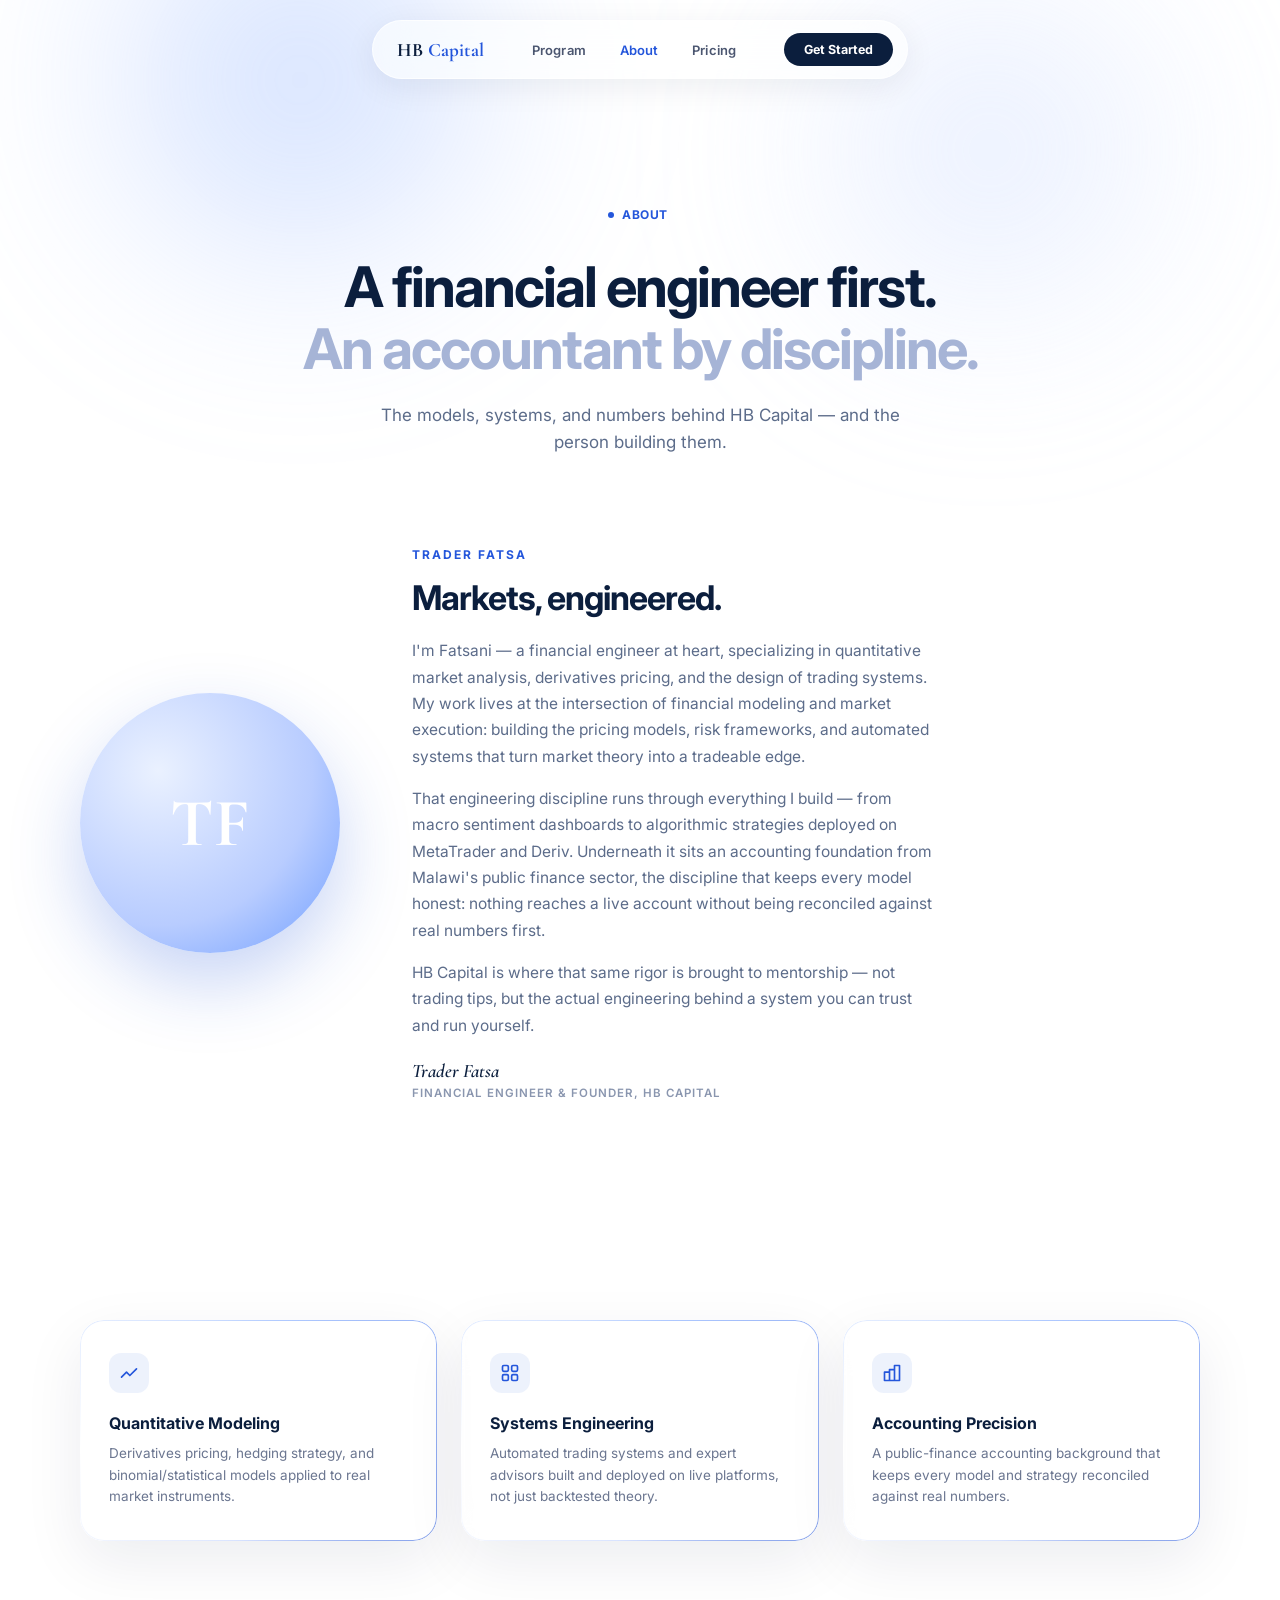
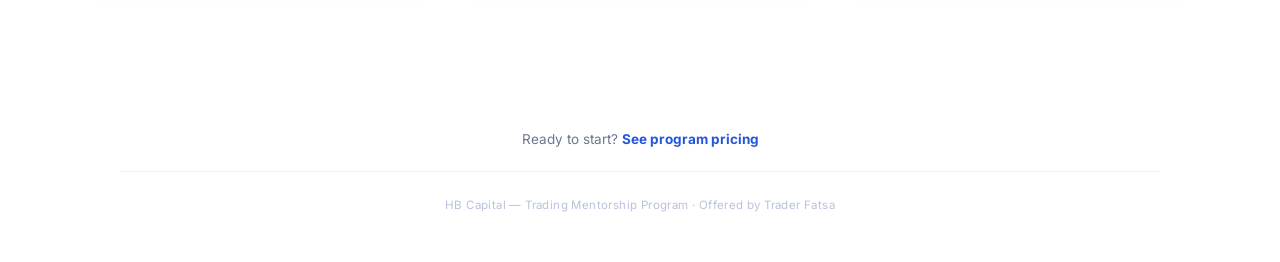
<file: about.html>
<!DOCTYPE html>
<html lang="en">
<head>
<meta charset="UTF-8">
<meta name="viewport" content="width=device-width, initial-scale=1.0">
<title>About — HB Capital</title>
<link rel="stylesheet" href="css/styles.css">
</head>
<body>

<div class="orb orb-1"></div>
<div class="orb orb-2"></div>

<nav class="nav">
  <div class="nav-inner">
    <a href="index.html" class="nav-logo">HB <span>Capital</span></a>
    <div class="nav-links">
      <a href="index.html#program">Program</a>
      <a href="about.html" class="active">About</a>
      <a href="pricing.html">Pricing</a>
    </div>
    <a href="pricing.html" class="nav-cta">Get Started</a>
  </div>
</nav>

<header class="page-hero">
  <div class="wrap page-hero-content">
    <div class="eyebrow-pill"><span class="dot"></span>ABOUT</div>
    <h1>A financial engineer first.<br><span class="light">An accountant by discipline.</span></h1>
    <p class="page-hero-sub">The models, systems, and numbers behind HB Capital — and the person building them.</p>
  </div>
</header>

<section>
  <div class="wrap section-pad-tight about-grid reveal">
    <div class="about-visual"><span>TF</span></div>
    <div class="about-text">
      <div class="about-eyebrow">Trader Fatsa</div>
      <h2>Markets, engineered.</h2>
      <p>I'm Fatsani — a financial engineer at heart, specializing in quantitative market analysis, derivatives pricing, and the design of trading systems. My work lives at the intersection of financial modeling and market execution: building the pricing models, risk frameworks, and automated systems that turn market theory into a tradeable edge.</p>
      <p>That engineering discipline runs through everything I build — from macro sentiment dashboards to algorithmic strategies deployed on MetaTrader and Deriv. Underneath it sits an accounting foundation from Malawi's public finance sector, the discipline that keeps every model honest: nothing reaches a live account without being reconciled against real numbers first.</p>
      <p>HB Capital is where that same rigor is brought to mentorship — not trading tips, but the actual engineering behind a system you can trust and run yourself.</p>
      <div class="about-name">Trader Fatsa</div>
      <div class="about-role">Financial Engineer & Founder, HB Capital</div>
    </div>
  </div>

  <div class="wrap section-pad-tight">
    <div class="discipline-grid">
      <div class="discipline-card glass prism-ring reveal">
        <div class="d-icon">
          <svg width="20" height="20" viewBox="0 0 24 24" fill="none"><path d="M3 17l6-6 4 4 8-8" stroke="#2456DB" stroke-width="2" stroke-linecap="round" stroke-linejoin="round"/></svg>
        </div>
        <h3>Quantitative Modeling</h3>
        <p>Derivatives pricing, hedging strategy, and binomial/statistical models applied to real market instruments.</p>
      </div>
      <div class="discipline-card glass prism-ring reveal">
        <div class="d-icon">
          <svg width="20" height="20" viewBox="0 0 24 24" fill="none"><rect x="3" y="3" width="7" height="7" rx="1.5" stroke="#2456DB" stroke-width="2"/><rect x="14" y="3" width="7" height="7" rx="1.5" stroke="#2456DB" stroke-width="2"/><rect x="3" y="14" width="7" height="7" rx="1.5" stroke="#2456DB" stroke-width="2"/><rect x="14" y="14" width="7" height="7" rx="1.5" stroke="#2456DB" stroke-width="2"/></svg>
        </div>
        <h3>Systems Engineering</h3>
        <p>Automated trading systems and expert advisors built and deployed on live platforms, not just backtested theory.</p>
      </div>
      <div class="discipline-card glass prism-ring reveal">
        <div class="d-icon">
          <svg width="20" height="20" viewBox="0 0 24 24" fill="none"><path d="M9 11H3v10h6V11zM21 3h-6v18h6V3zM15 8H9v13h6V8z" stroke="#2456DB" stroke-width="2" stroke-linecap="round" stroke-linejoin="round"/></svg>
        </div>
        <h3>Accounting Precision</h3>
        <p>A public-finance accounting background that keeps every model and strategy reconciled against real numbers.</p>
      </div>
    </div>
  </div>
</section>

<footer class="footer">
  <div class="wrap">
    <div class="footer-cta">Ready to start? <a href="pricing.html">See program pricing</a></div>
    <div class="footer-rule">HB Capital — Trading Mentorship Program · Offered by Trader Fatsa</div>
  </div>
</footer>

<script src="js/main.js"></script>
</body>
</html>
</file>
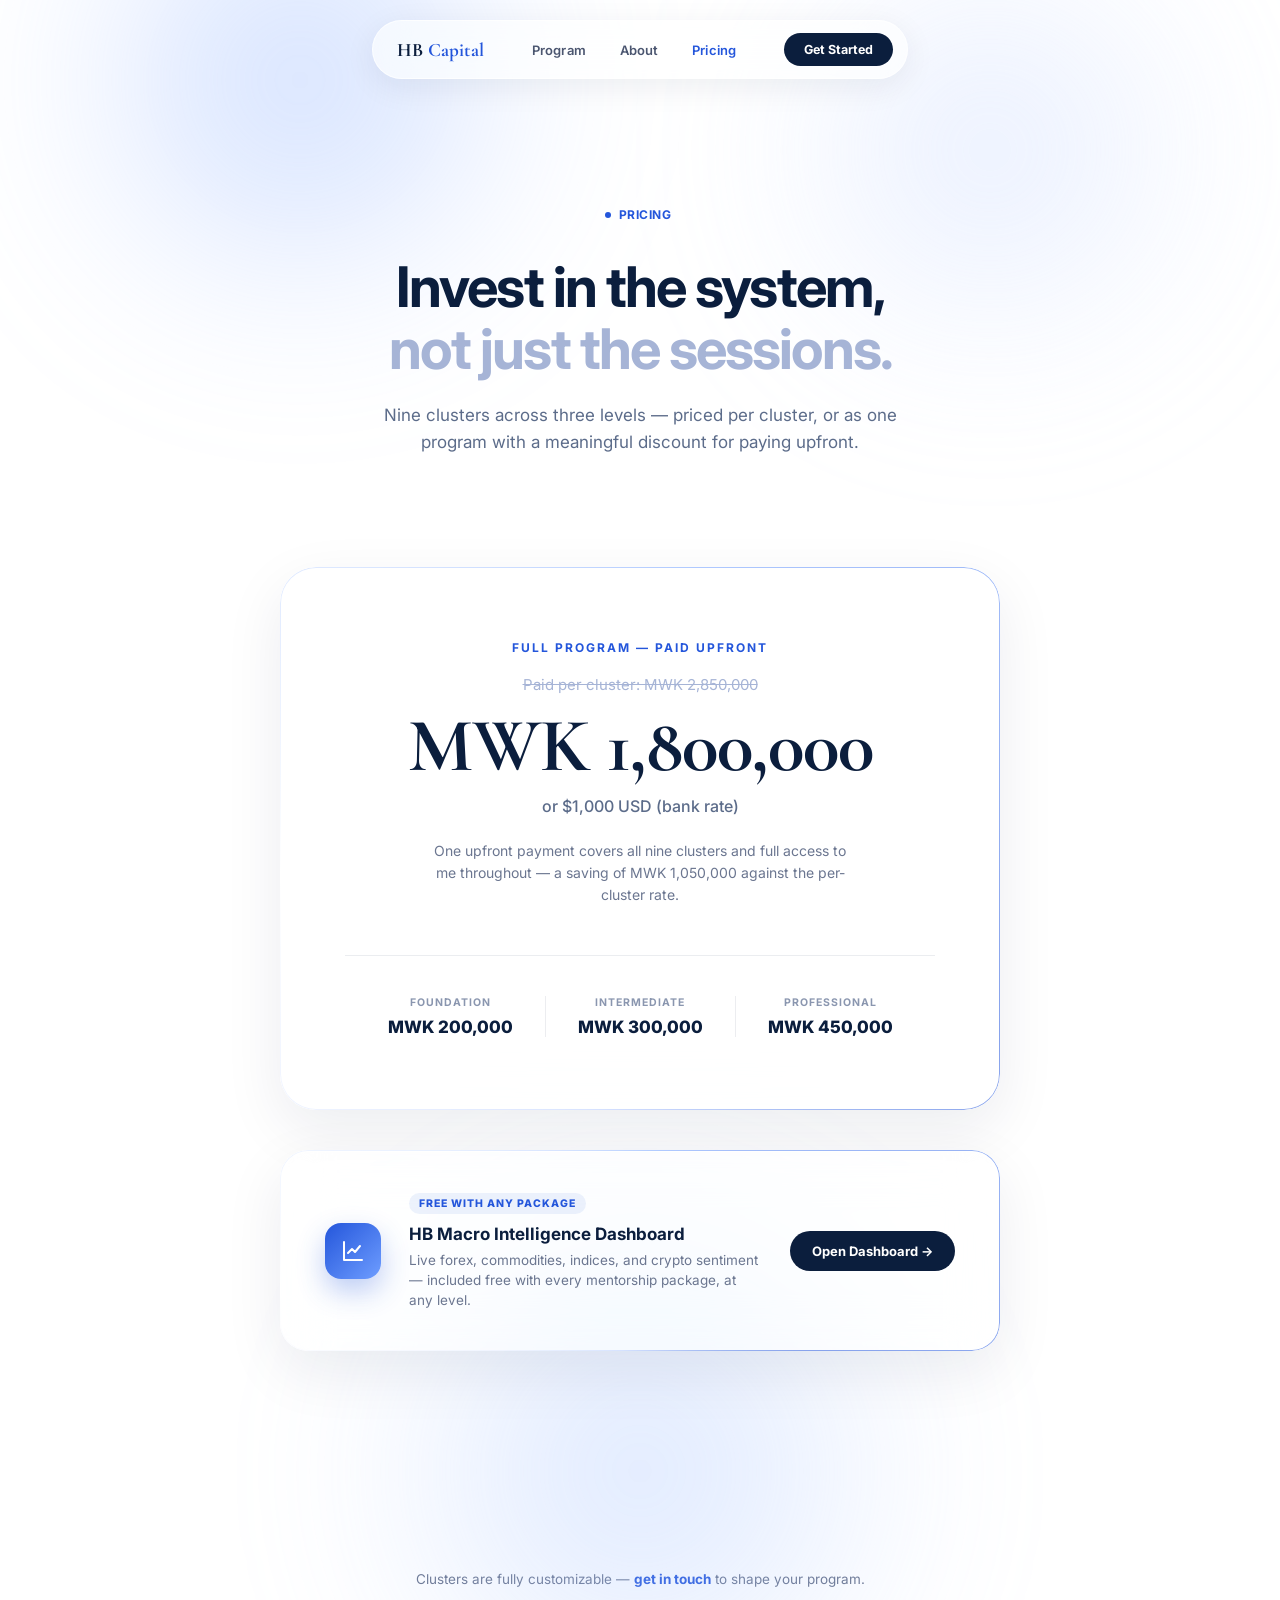
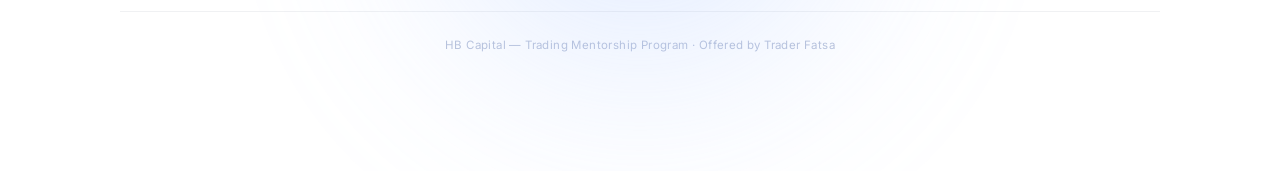
<file: pricing.html>
<!DOCTYPE html>
<html lang="en">
<head>
<meta charset="UTF-8">
<meta name="viewport" content="width=device-width, initial-scale=1.0">
<title>Pricing — HB Capital</title>
<link rel="stylesheet" href="css/styles.css">
</head>
<body>

<div class="orb orb-1"></div>
<div class="orb orb-2"></div>

<nav class="nav">
  <div class="nav-inner">
    <a href="index.html" class="nav-logo">HB <span>Capital</span></a>
    <div class="nav-links">
      <a href="index.html#program">Program</a>
      <a href="about.html">About</a>
      <a href="pricing.html" class="active">Pricing</a>
    </div>
    <a href="pricing.html" class="nav-cta">Get Started</a>
  </div>
</nav>

<header class="page-hero">
  <div class="wrap page-hero-content">
    <div class="eyebrow-pill"><span class="dot"></span>PRICING</div>
    <h1>Invest in the system,<br><span class="light">not just the sessions.</span></h1>
    <p class="page-hero-sub">Nine clusters across three levels — priced per cluster, or as one program with a meaningful discount for paying upfront.</p>
  </div>
</header>

<section class="pricing-section">
  <div class="orb orb-3"></div>
  <div class="wrap">
    <div class="price-panel glass prism-ring reveal">
      <div class="price-eyebrow">Full Program — Paid Upfront</div>
      <div class="price-strike">Paid per cluster: MWK 2,850,000</div>
      <div class="price-big">MWK 1,800,000</div>
      <div class="price-alt">or $1,000 USD (bank rate)</div>
      <div class="price-caption">One upfront payment covers all nine clusters and full access to me throughout — a saving of MWK 1,050,000 against the per-cluster rate.</div>

      <div class="price-breakdown">
        <div class="pb-item">
          <div class="pb-level">Foundation</div>
          <div class="pb-price">MWK 200,000</div>
        </div>
        <div class="pb-item">
          <div class="pb-level">Intermediate</div>
          <div class="pb-price">MWK 300,000</div>
        </div>
        <div class="pb-item">
          <div class="pb-level">Professional</div>
          <div class="pb-price">MWK 450,000</div>
        </div>
      </div>
    </div>

    <div class="dash-callout glass prism-ring reveal">
      <div class="dash-icon">
        <svg width="24" height="24" viewBox="0 0 24 24" fill="none"><path d="M3 3v18h18" stroke="#FFFFFF" stroke-width="2" stroke-linecap="round" stroke-linejoin="round"/><path d="M7 14l4-4 3 3 5-6" stroke="#FFFFFF" stroke-width="2" stroke-linecap="round" stroke-linejoin="round"/></svg>
      </div>
      <div class="dash-text">
        <div class="dash-tag">Free with any package</div>
        <h4>HB Macro Intelligence Dashboard</h4>
        <p>Live forex, commodities, indices, and crypto sentiment — included free with every mentorship package, at any level.</p>
      </div>
      <a href="https://marketpulser01.vercel.app" target="_blank" rel="noopener" class="dash-link">Open Dashboard →</a>
    </div>
  </div>
</section>

<footer class="footer">
  <div class="wrap">
    <div class="footer-cta">Clusters are fully customizable — <a href="mailto:trader@hbcapital.com">get in touch</a> to shape your program.</div>
    <div class="footer-rule">HB Capital — Trading Mentorship Program · Offered by Trader Fatsa</div>
  </div>
</footer>

<script src="js/main.js"></script>
</body>
</html>
</file>
<file: css/styles.css>
@import url('https://fonts.googleapis.com/css2?family=Cormorant+Garamond:wght@600;700&family=Inter:wght@400;500;600;700;800&display=swap');

* { margin:0; padding:0; box-sizing:border-box; }
html { scroll-behavior: smooth; }

body {
  font-family: 'Inter', -apple-system, sans-serif;
  background: #FFFFFF;
  color: #0B1E3D;
  -webkit-font-smoothing: antialiased;
  overflow-x: hidden;
}

a { text-decoration: none; color: inherit; }

.wrap {
  max-width: 1120px;
  margin: 0 auto;
  padding: 0 40px;
}

/* ============ BACKGROUND ORBS ============ */
.orb {
  position: absolute;
  border-radius: 50%;
  filter: blur(90px);
  pointer-events: none;
  z-index: 0;
}

/* ============ NAV ============ */
.nav {
  position: fixed;
  top: 0; left: 0; right: 0;
  z-index: 100;
  display: flex;
  justify-content: center;
  padding-top: 20px;
}
.nav-inner {
  display: flex;
  align-items: center;
  justify-content: space-between;
  gap: 48px;
  padding: 12px 14px 12px 24px;
  background: rgba(255,255,255,0.65);
  backdrop-filter: blur(20px) saturate(180%);
  -webkit-backdrop-filter: blur(20px) saturate(180%);
  border: 1px solid rgba(255,255,255,0.7);
  border-radius: 100px;
  box-shadow: 0 8px 32px rgba(15,30,60,0.07);
}
.nav-logo {
  font-family: 'Cormorant Garamond', serif;
  font-weight: 700;
  font-size: 19px;
  letter-spacing: 0.2px;
}
.nav-logo span { color: #2456DB; }
.nav-links {
  display: flex;
  align-items: center;
  gap: 34px;
}
.nav-links a {
  font-size: 13px;
  font-weight: 600;
  color: #4B5670;
  letter-spacing: 0.1px;
  transition: color 0.2s ease;
  white-space: nowrap;
}
.nav-links a:hover { color: #0B1E3D; }
.nav-links a.active { color: #2456DB; }
.nav-cta {
  background: #0B1E3D;
  color: #FFFFFF !important;
  padding: 9px 20px;
  border-radius: 100px;
  font-size: 12.5px;
  font-weight: 700;
  white-space: nowrap;
}

/* ============ GLASS / PRISM CARD ============ */
.glass {
  position: relative;
  background: rgba(255,255,255,0.55);
  backdrop-filter: blur(24px) saturate(180%);
  -webkit-backdrop-filter: blur(24px) saturate(180%);
  border: 1px solid rgba(255,255,255,0.75);
  box-shadow: 0 20px 60px rgba(15,30,60,0.08), inset 0 1px 0 rgba(255,255,255,0.8);
}
.prism-ring { position: relative; }
.prism-ring::before {
  content: "";
  position: absolute;
  inset: -1px;
  border-radius: inherit;
  padding: 1px;
  background: conic-gradient(from 120deg, #2456DB, #B8CCFF, #FFFFFF 40%, #6E9DFF, #2456DB);
  -webkit-mask: linear-gradient(#fff 0 0) content-box, linear-gradient(#fff 0 0);
  -webkit-mask-composite: xor;
  mask-composite: exclude;
  opacity: 0.55;
  pointer-events: none;
}

/* ============ PAGE HERO (subpages) ============ */
.page-hero {
  position: relative;
  padding: 200px 0 90px 0;
  text-align: center;
  overflow: hidden;
}
.page-hero .eyebrow-pill {
  display: inline-flex;
  align-items: center;
  gap: 8px;
  padding: 7px 18px 7px 14px;
  border-radius: 100px;
  font-size: 12px;
  font-weight: 700;
  letter-spacing: 0.5px;
  color: #2456DB;
  margin-bottom: 28px;
}
.page-hero .eyebrow-pill .dot { width: 6px; height: 6px; border-radius: 50%; background: #2456DB; }
.page-hero h1 {
  font-size: 56px;
  font-weight: 700;
  line-height: 1.1;
  letter-spacing: -2px;
  max-width: 760px;
  margin: 0 auto 22px auto;
}
.page-hero h1 .light { color: #A6B4D6; }
.page-hero-sub {
  font-size: 17px;
  color: #5C6C8A;
  font-weight: 400;
  max-width: 560px;
  margin: 0 auto;
  line-height: 1.6;
  position: relative;
  z-index: 2;
}
.page-hero-content { position: relative; z-index: 2; }

/* ============ HOME HERO ============ */
.hero {
  position: relative;
  padding: 220px 0 140px 0;
  text-align: center;
  overflow: hidden;
}
.orb-1 { width: 520px; height: 520px; top: -180px; left: 50%; margin-left: -600px; background: radial-gradient(circle, #8FB2FF 0%, transparent 70%); opacity: 0.5; }
.orb-2 { width: 460px; height: 460px; top: -80px; right: 50%; margin-right: -580px; background: radial-gradient(circle, #C9D9FF 0%, transparent 70%); opacity: 0.55; }

.hero-content { position: relative; z-index: 2; }

.eyebrow-pill {
  display: inline-flex;
  align-items: center;
  gap: 8px;
  padding: 7px 18px 7px 14px;
  border-radius: 100px;
  font-size: 12px;
  font-weight: 700;
  letter-spacing: 0.5px;
  color: #2456DB;
  margin-bottom: 36px;
}
.eyebrow-pill .dot { width: 6px; height: 6px; border-radius: 50%; background: #2456DB; }

.hero h1 {
  font-size: 76px;
  font-weight: 700;
  line-height: 1.05;
  letter-spacing: -2.5px;
  max-width: 820px;
  margin: 0 auto 26px auto;
}
.hero h1 .light { color: #A6B4D6; }

.hero-sub {
  font-size: 19px;
  color: #5C6C8A;
  font-weight: 400;
  max-width: 560px;
  margin: 0 auto 44px auto;
  line-height: 1.55;
}

.hero-ctas {
  display: flex;
  justify-content: center;
  gap: 14px;
  margin-bottom: 28px;
}
.btn-primary {
  background: #0B1E3D;
  color: #FFFFFF;
  padding: 15px 30px;
  border-radius: 100px;
  font-size: 14px;
  font-weight: 700;
  box-shadow: 0 10px 30px rgba(11,30,61,0.25);
  transition: transform 0.2s ease;
  display: inline-block;
}
.btn-primary:hover { transform: translateY(-2px); }
.btn-ghost {
  padding: 15px 28px;
  border-radius: 100px;
  font-size: 14px;
  font-weight: 700;
  color: #0B1E3D;
  border: 1px solid rgba(11,30,61,0.15);
  background: rgba(255,255,255,0.5);
  backdrop-filter: blur(10px);
  transition: transform 0.2s ease, background 0.2s ease;
  display: inline-block;
}
.btn-ghost:hover { background: rgba(255,255,255,0.9); transform: translateY(-2px); }

.hero-perk {
  display: inline-flex;
  align-items: center;
  gap: 8px;
  font-size: 12.5px;
  font-weight: 600;
  color: #2456DB;
  margin-bottom: 90px;
}
.hero-perk svg { flex-shrink: 0; }

/* floating prism showcase */
.hero-visual {
  position: relative;
  height: 300px;
  max-width: 720px;
  margin: 0 auto;
}
.float-card {
  position: absolute;
  border-radius: 26px;
  padding: 28px 32px;
  text-align: left;
}
.card-main {
  width: 400px;
  left: 50%;
  margin-left: -200px;
  top: 0;
  border-radius: 26px;
  transform: perspective(1000px) rotateX(4deg) rotateY(-6deg);
}
.card-main .stat-grid { display: flex; gap: 36px; }
.card-main .stat-grid > div { white-space: nowrap; }
.card-main .stat-num {
  font-family: 'Cormorant Garamond', serif;
  font-weight: 700;
  font-size: 34px;
  color: #0B1E3D;
  line-height: 1;
}
.card-main .stat-label {
  font-size: 10.5px;
  font-weight: 700;
  letter-spacing: 1.2px;
  color: #8A96AF;
  text-transform: uppercase;
  margin-top: 8px;
}

.card-chip {
  width: 210px;
  right: 40px;
  bottom: -30px;
  border-radius: 20px;
  padding: 18px 22px;
  transform: perspective(1000px) rotateX(-3deg) rotateY(8deg);
}
.chip-label {
  font-size: 10px;
  font-weight: 700;
  letter-spacing: 1px;
  color: #2456DB;
  text-transform: uppercase;
  margin-bottom: 8px;
}
.chip-value { font-size: 13px; font-weight: 600; color: #0B1E3D; }
.mini-chart { margin-top: 12px; width: 100%; height: 34px; }

/* ============ SECTION SHELL ============ */
section { position: relative; z-index: 2; }
.section-pad { padding: 130px 0; }
.section-pad-tight { padding: 0 0 130px 0; }
.section-head {
  text-align: center;
  max-width: 620px;
  margin: 0 auto 80px auto;
}
.section-eyebrow {
  font-size: 12px;
  font-weight: 700;
  letter-spacing: 2px;
  color: #2456DB;
  text-transform: uppercase;
  margin-bottom: 16px;
}
.section-title {
  font-size: 42px;
  font-weight: 700;
  letter-spacing: -1.2px;
  line-height: 1.15;
  margin-bottom: 18px;
}
.section-desc { font-size: 16px; color: #6B7690; line-height: 1.6; }

/* ============ PROGRAM CARDS ============ */
.program-section { background: linear-gradient(180deg, #FFFFFF 0%, #F6F8FD 50%, #FFFFFF 100%); }

.levels { display: flex; gap: 28px; }
.level-card {
  flex: 1;
  border-radius: 28px;
  padding: 40px 32px 36px 32px;
  transition: transform 0.35s ease, box-shadow 0.35s ease;
}
.level-card:hover {
  transform: translateY(-8px);
  box-shadow: 0 30px 70px rgba(15,30,60,0.13), inset 0 1px 0 rgba(255,255,255,0.9);
}
.level-num { font-size: 11px; font-weight: 700; letter-spacing: 1.5px; color: #B8C2DA; margin-bottom: 18px; }
.level-name { font-family: 'Cormorant Garamond', serif; font-weight: 700; font-size: 28px; margin-bottom: 8px; }
.level-tagline { font-size: 13px; color: #8A96AF; font-weight: 500; margin-bottom: 24px; }
.level-price {
  display: flex;
  align-items: baseline;
  gap: 6px;
  margin-bottom: 28px;
  padding-bottom: 24px;
  border-bottom: 1px solid rgba(11,30,61,0.08);
}
.level-price .amt { font-size: 22px; font-weight: 800; letter-spacing: -0.5px; color: #0B1E3D; }
.level-price .unit { font-size: 12px; color: #8A96AF; font-weight: 500; }
.level-clusters { display: flex; flex-direction: column; gap: 14px; }
.level-clusters li {
  list-style: none;
  font-size: 13.5px;
  font-weight: 500;
  color: #3A4560;
  padding-left: 18px;
  position: relative;
  line-height: 1.4;
}
.level-clusters li::before {
  content: "";
  position: absolute;
  left: 0; top: 6px;
  width: 5px; height: 5px;
  border-radius: 50%;
  background: #2456DB;
}
.level-clusters li .c-desc {
  max-height: 0;
  opacity: 0;
  overflow: hidden;
  font-size: 12px;
  color: #6B7690;
  line-height: 1.55;
  transition: max-height 0.35s ease, opacity 0.3s ease, margin-top 0.3s ease;
}
.level-clusters li:hover .c-desc,
.level-clusters li:focus-within .c-desc {
  max-height: 90px;
  opacity: 1;
  margin-top: 6px;
}
.level-clusters li .c-title { cursor: default; }
.level-hint {
  margin-top: 18px;
  font-size: 11px;
  color: #B8C2DA;
  font-weight: 600;
  letter-spacing: 0.3px;
}
.level-note {
  margin-top: 22px;
  font-size: 12px;
  color: #6B7690;
  line-height: 1.5;
  padding-top: 18px;
  border-top: 1px dashed rgba(11,30,61,0.1);
}

/* ============ ABOUT ============ */
.about-grid { display: flex; align-items: center; gap: 72px; }
.about-visual {
  flex-shrink: 0;
  width: 260px;
  height: 260px;
  border-radius: 50%;
  display: flex;
  align-items: center;
  justify-content: center;
  position: relative;
  background: radial-gradient(circle at 30% 30%, #EAF1FF, #B8CCFF 60%, #6E9DFF 100%);
  box-shadow: 0 30px 70px rgba(36,86,219,0.25);
}
.about-visual span { font-family: 'Cormorant Garamond', serif; font-weight: 700; font-size: 68px; color: #FFFFFF; }
.about-text { flex: 1; }
.about-eyebrow { font-size: 12px; font-weight: 700; letter-spacing: 2px; color: #2456DB; text-transform: uppercase; margin-bottom: 16px; }
.about-text h2 { font-size: 34px; font-weight: 700; letter-spacing: -1px; line-height: 1.2; margin-bottom: 20px; }
.about-text p { font-size: 15.5px; color: #5C6C8A; line-height: 1.7; margin-bottom: 16px; max-width: 520px; }
.about-name { margin-top: 20px; font-family: 'Cormorant Garamond', serif; font-style: italic; font-weight: 600; font-size: 19px; color: #0B1E3D; }
.about-role { font-size: 11.5px; letter-spacing: 1px; color: #8A96AF; font-weight: 600; text-transform: uppercase; margin-top: 4px; }

/* ============ DISCIPLINE / EXPERTISE STRIP (about page) ============ */
.discipline-grid {
  display: flex;
  gap: 24px;
  margin-top: 90px;
}
.discipline-card {
  flex: 1;
  border-radius: 24px;
  padding: 32px 28px;
}
.discipline-card .d-icon {
  width: 40px; height: 40px;
  border-radius: 12px;
  background: rgba(36,86,219,0.08);
  display: flex; align-items: center; justify-content: center;
  margin-bottom: 20px;
}
.discipline-card h3 { font-size: 16px; font-weight: 700; margin-bottom: 10px; }
.discipline-card p { font-size: 13.5px; color: #6B7690; line-height: 1.6; }

/* ============ PRICING ============ */
.pricing-section { padding: 20px 0 160px 0; position: relative; text-align: center; }
.orb-3 { width: 600px; height: 600px; bottom: -260px; left: 50%; margin-left: -300px; background: radial-gradient(circle, #A7C4FF 0%, transparent 70%); opacity: 0.45; }

.price-panel {
  position: relative;
  z-index: 2;
  max-width: 720px;
  margin: 0 auto;
  border-radius: 36px;
  padding: 72px 64px;
}

.price-eyebrow { font-size: 12px; font-weight: 700; letter-spacing: 2px; color: #2456DB; text-transform: uppercase; margin-bottom: 20px; }
.price-strike { font-size: 15px; color: #A6B4D6; text-decoration: line-through; margin-bottom: 14px; }
.price-big { font-family: 'Cormorant Garamond', serif; font-weight: 700; font-size: 76px; letter-spacing: -1px; color: #0B1E3D; line-height: 1; }
.price-alt { font-size: 16px; color: #5C6C8A; font-weight: 500; margin-top: 12px; }
.price-caption { font-size: 14px; color: #6B7690; max-width: 420px; margin: 24px auto 40px auto; line-height: 1.6; }

.price-breakdown {
  display: flex;
  justify-content: center;
  gap: 0;
  margin-top: 48px;
  padding-top: 40px;
  border-top: 1px solid rgba(11,30,61,0.08);
}
.pb-item { padding: 0 32px; border-right: 1px solid rgba(11,30,61,0.08); }
.pb-item:last-child { border-right: none; }
.pb-level { font-size: 10.5px; font-weight: 700; letter-spacing: 1px; color: #8A96AF; text-transform: uppercase; margin-bottom: 8px; }
.pb-price { font-size: 17px; font-weight: 800; color: #0B1E3D; }

/* ============ FREE DASHBOARD CALLOUT ============ */
.dash-callout {
  max-width: 720px;
  margin: 40px auto 0 auto;
  border-radius: 28px;
  padding: 40px 44px;
  display: flex;
  align-items: center;
  gap: 28px;
  text-align: left;
  position: relative;
  z-index: 2;
}
.dash-icon {
  flex-shrink: 0;
  width: 56px; height: 56px;
  border-radius: 16px;
  background: linear-gradient(135deg, #2456DB, #6E9DFF);
  display: flex; align-items: center; justify-content: center;
  box-shadow: 0 12px 28px rgba(36,86,219,0.3);
}
.dash-text { flex: 1; }
.dash-tag {
  display: inline-block;
  font-size: 10.5px;
  font-weight: 800;
  letter-spacing: 1px;
  color: #2456DB;
  text-transform: uppercase;
  background: rgba(36,86,219,0.08);
  padding: 4px 10px;
  border-radius: 100px;
  margin-bottom: 10px;
}
.dash-text h4 { font-size: 17px; font-weight: 700; margin-bottom: 6px; }
.dash-text p { font-size: 13.5px; color: #6B7690; line-height: 1.5; max-width: 420px; }
.dash-link {
  flex-shrink: 0;
  background: #0B1E3D;
  color: #FFFFFF !important;
  padding: 12px 22px;
  border-radius: 100px;
  font-size: 13px;
  font-weight: 700;
  white-space: nowrap;
  transition: transform 0.2s ease;
}
.dash-link:hover { transform: translateY(-2px); }

/* ============ JOIN / REGISTER SECTION ============ */
.join-section {
  padding: 20px 0 160px 0;
  position: relative;
  background: linear-gradient(180deg, #FFFFFF 0%, #F6F8FD 50%, #FFFFFF 100%);
}

.join-panel {
  position: relative;
  z-index: 2;
  max-width: 720px;
  margin: 0 auto;
  border-radius: 36px;
  padding: 56px 56px 48px 56px;
}

.join-eyebrow {
  font-size: 12px;
  font-weight: 700;
  letter-spacing: 2px;
  color: #2456DB;
  text-transform: uppercase;
  margin-bottom: 14px;
  text-align: center;
}
.join-title {
  font-size: 28px;
  font-weight: 700;
  letter-spacing: -0.8px;
  text-align: center;
  margin-bottom: 10px;
}
.join-desc {
  font-size: 14px;
  color: #6B7690;
  text-align: center;
  max-width: 440px;
  margin: 0 auto 44px auto;
  line-height: 1.6;
}

.form-group { margin-bottom: 24px; }
.form-label {
  display: block;
  font-size: 11.5px;
  font-weight: 700;
  letter-spacing: 0.8px;
  color: #4B5670;
  text-transform: uppercase;
  margin-bottom: 10px;
}
.form-row { display: flex; gap: 18px; }
.form-row .form-group { flex: 1; }

.form-input, .form-select {
  width: 100%;
  padding: 13px 16px;
  border-radius: 12px;
  border: 1px solid rgba(11,30,61,0.12);
  background: rgba(255,255,255,0.7);
  font-family: 'Inter', sans-serif;
  font-size: 14px;
  color: #0B1E3D;
  transition: border-color 0.2s ease;
}
.form-input:focus, .form-select:focus {
  outline: none;
  border-color: #2456DB;
}
.form-input::placeholder { color: #B8C2DA; }

/* plan selector */
.plan-grid {
  display: grid;
  grid-template-columns: 1fr 1fr;
  gap: 12px;
}
.plan-option {
  position: relative;
}
.plan-option input { position: absolute; opacity: 0; pointer-events: none; }
.plan-option label {
  display: block;
  padding: 16px 18px;
  border-radius: 14px;
  border: 1.5px solid rgba(11,30,61,0.1);
  background: rgba(255,255,255,0.6);
  cursor: pointer;
  transition: border-color 0.2s ease, background 0.2s ease;
}
.plan-option input:checked + label {
  border-color: #2456DB;
  background: rgba(36,86,219,0.06);
}
.plan-name { font-size: 13.5px; font-weight: 700; color: #0B1E3D; margin-bottom: 3px; }
.plan-price { font-size: 12px; color: #6B7690; font-weight: 500; }

/* payment method picker */
.pay-methods-grid {
  display: grid;
  grid-template-columns: repeat(3, 1fr);
  gap: 12px;
  margin-bottom: 20px;
}
.pay-method { position: relative; }
.pay-method input { position: absolute; opacity: 0; pointer-events: none; }
.pay-method label {
  display: flex;
  flex-direction: column;
  align-items: center;
  gap: 9px;
  padding: 18px 10px;
  border-radius: 16px;
  border: 1.5px solid rgba(11,30,61,0.1);
  background: rgba(255,255,255,0.6);
  cursor: pointer;
  transition: border-color 0.2s ease, background 0.2s ease, transform 0.2s ease;
  text-align: center;
}
.pay-method input:checked + label {
  border-color: #2456DB;
  background: rgba(36,86,219,0.06);
  transform: translateY(-2px);
}
.pay-icon {
  width: 42px; height: 42px;
  border-radius: 50%;
  background: linear-gradient(135deg, #2456DB, #6E9DFF);
  color: #FFFFFF;
  font-size: 11px;
  font-weight: 800;
  letter-spacing: 0.3px;
  display: flex;
  align-items: center;
  justify-content: center;
}
.pay-method-name {
  font-size: 12px;
  font-weight: 700;
  color: #0B1E3D;
}

.pay-detail-panel {
  display: none;
  padding: 18px 20px;
  border-radius: 14px;
  background: rgba(36,86,219,0.05);
  font-size: 13px;
  color: #3A4560;
  margin-bottom: 16px;
}
.pay-detail-panel.active { display: block; }
.pay-detail-panel .pd-row {
  display: flex;
  justify-content: space-between;
  gap: 12px;
  padding: 5px 0;
}
.pay-detail-panel .pd-label { color: #6B7690; font-weight: 600; }
.pay-detail-panel .pd-value { color: #0B1E3D; font-weight: 700; text-align: right; }
.pay-fee-note {
  margin-top: 8px;
  font-size: 11.5px;
  color: #B8455A;
  font-style: italic;
}

.pay-next-steps {
  display: none;
  padding: 16px 20px;
  border-radius: 14px;
  background: rgba(11,30,61,0.04);
  border-left: 3px solid #2456DB;
  font-size: 12.5px;
  color: #3A4560;
  line-height: 1.6;
  margin-bottom: 24px;
}
.pay-next-steps.active { display: block; }
.pay-next-steps strong { color: #0B1E3D; }

/* ============ NOTIFY BUTTONS (WhatsApp / Email) — reused across the site ============ */
.notify-btns { display: flex; gap: 10px; flex-wrap: wrap; }
.notify-btn {
  display: inline-flex;
  align-items: center;
  gap: 7px;
  padding: 9px 18px;
  border-radius: 100px;
  font-size: 12px;
  font-weight: 700;
  color: #FFFFFF !important;
  transition: transform 0.2s ease;
}
.notify-btn:hover { transform: translateY(-1px); }
.notify-btn::before { content: ""; width: 7px; height: 7px; border-radius: 50%; background: #FFFFFF; }
.notify-whatsapp { background: #1FAA59; }
.notify-email { background: #2456DB; }

.notify-card { border-left: 3px solid #DB9E24; }
.notify-text { font-size: 13px; color: #3A4560; line-height: 1.5; margin-bottom: 16px; }

.cluster-notify {
  display: flex;
  align-items: center;
  gap: 12px;
  flex-wrap: wrap;
  margin: 6px 0 4px 46px;
  padding: 10px 16px;
  border-radius: 12px;
  background: rgba(219,158,36,0.06);
}
.cluster-notify span { font-size: 12px; color: #6B7690; font-weight: 600; }

.form-submit {
  width: 100%;
  background: #0B1E3D;
  color: #FFFFFF;
  border: none;
  padding: 16px;
  border-radius: 100px;
  font-size: 14px;
  font-weight: 700;
  cursor: pointer;
  transition: transform 0.2s ease;
  font-family: 'Inter', sans-serif;
  margin-top: 8px;
}
.form-submit:hover { transform: translateY(-2px); }

.join-note {
  margin-top: 20px;
  font-size: 12px;
  color: #8A96AF;
  text-align: center;
  line-height: 1.6;
}
.footer { padding: 60px 0 50px 0; text-align: center; }
.footer-cta { font-size: 13.5px; color: #6B7690; margin-bottom: 24px; }
.footer-cta a { color: #2456DB; font-weight: 700; }
.footer-rule { padding-top: 26px; border-top: 1px solid rgba(11,30,61,0.06); font-size: 11.5px; color: #B8C2DA; letter-spacing: 0.4px; }

/* ============ AUTH PAGES (login) ============ */
.auth-shell {
  min-height: 100vh;
  display: flex;
  align-items: center;
  justify-content: center;
  position: relative;
  padding: 40px 24px;
}
.auth-panel {
  width: 100%;
  max-width: 420px;
  border-radius: 28px;
  padding: 48px 40px;
  position: relative;
  z-index: 2;
}
.auth-logo {
  text-align: center;
  font-family: 'Cormorant Garamond', serif;
  font-weight: 700;
  font-size: 24px;
  margin-bottom: 8px;
}
.auth-logo span { color: #2456DB; }
.auth-title {
  text-align: center;
  font-size: 15px;
  color: #6B7690;
  margin-bottom: 32px;
}
.auth-error {
  display: none;
  background: rgba(184,69,90,0.08);
  border-left: 3px solid #B8455A;
  color: #B8455A;
  font-size: 13px;
  padding: 12px 16px;
  border-radius: 10px;
  margin-bottom: 20px;
}
.auth-error.active { display: block; }
.auth-switch {
  text-align: center;
  margin-top: 24px;
  font-size: 13px;
  color: #6B7690;
}
.auth-switch a { color: #2456DB; font-weight: 700; }

/* ============ DASHBOARD SHELL ============ */
.dash-topbar {
  position: fixed;
  top: 0; left: 0; right: 0;
  z-index: 100;
  display: flex;
  justify-content: center;
  padding-top: 20px;
}
.dash-topbar-inner {
  display: flex;
  align-items: center;
  justify-content: space-between;
  gap: 32px;
  padding: 12px 14px 12px 24px;
  background: rgba(255,255,255,0.65);
  backdrop-filter: blur(20px) saturate(180%);
  -webkit-backdrop-filter: blur(20px) saturate(180%);
  border: 1px solid rgba(255,255,255,0.7);
  border-radius: 100px;
  box-shadow: 0 8px 32px rgba(15,30,60,0.07);
  width: 100%;
  max-width: 1040px;
}
.dash-user { font-size: 12.5px; font-weight: 600; color: #4B5670; }
.dash-user strong { color: #0B1E3D; }
.dash-signout {
  background: rgba(11,30,61,0.06);
  color: #0B1E3D !important;
  padding: 9px 18px;
  border-radius: 100px;
  font-size: 12px;
  font-weight: 700;
  border: none;
  cursor: pointer;
  font-family: 'Inter', sans-serif;
}

.dash-shell {
  padding: 140px 0 100px 0;
  min-height: 100vh;
  position: relative;
}
.dash-header { margin-bottom: 48px; }
.dash-eyebrow {
  font-size: 12px;
  font-weight: 700;
  letter-spacing: 2px;
  color: #2456DB;
  text-transform: uppercase;
  margin-bottom: 10px;
}
.dash-h1 {
  font-size: 34px;
  font-weight: 700;
  letter-spacing: -0.8px;
}

.dash-grid {
  display: grid;
  grid-template-columns: 1.3fr 1fr;
  gap: 28px;
  margin-bottom: 32px;
}

.dash-card {
  border-radius: 24px;
  padding: 32px;
}
.dash-card-label {
  font-size: 11px;
  font-weight: 700;
  letter-spacing: 1.2px;
  color: #8A96AF;
  text-transform: uppercase;
  margin-bottom: 14px;
}
.dash-plan-name {
  font-family: 'Cormorant Garamond', serif;
  font-weight: 700;
  font-size: 26px;
  margin-bottom: 6px;
}
.dash-plan-meta { font-size: 13px; color: #6B7690; }

.status-badge {
  display: inline-flex;
  align-items: center;
  gap: 6px;
  padding: 5px 12px;
  border-radius: 100px;
  font-size: 11px;
  font-weight: 700;
  letter-spacing: 0.3px;
  text-transform: uppercase;
}
.status-active, .status-approved, .status-completed { background: rgba(36,163,102,0.1); color: #1F9D5C; }
.status-pending, .status-pending_payment, .status-submitted { background: rgba(219,158,36,0.12); color: #B8791E; }
.status-locked, .status-cancelled, .status-expired { background: rgba(138,150,175,0.12); color: #6B7690; }

.dash-analytics-btn {
  margin-top: 20px;
  display: inline-block;
  background: #0B1E3D;
  color: #FFFFFF !important;
  padding: 13px 26px;
  border-radius: 100px;
  font-size: 13px;
  font-weight: 700;
}
.dash-analytics-btn.disabled {
  background: rgba(11,30,61,0.15);
  color: #8A96AF !important;
  pointer-events: none;
}
.dash-locked-note { margin-top: 14px; font-size: 12.5px; color: #8A96AF; }

.cluster-list { display: flex; flex-direction: column; gap: 14px; }
.cluster-row {
  display: flex;
  align-items: center;
  justify-content: space-between;
  gap: 16px;
  padding: 16px 20px;
  border-radius: 16px;
  background: rgba(255,255,255,0.5);
  border: 1px solid rgba(11,30,61,0.06);
}
.cluster-row-left { display: flex; align-items: center; gap: 14px; }
.cluster-index {
  width: 30px; height: 30px;
  border-radius: 50%;
  background: rgba(36,86,219,0.08);
  color: #2456DB;
  font-size: 12px;
  font-weight: 800;
  display: flex; align-items: center; justify-content: center;
  flex-shrink: 0;
}
.cluster-name { font-size: 13.5px; font-weight: 700; color: #0B1E3D; }
.cluster-level { font-size: 11px; color: #8A96AF; font-weight: 500; }

.cluster-pay-btn {
  background: #2456DB;
  color: #FFFFFF;
  border: none;
  padding: 9px 16px;
  border-radius: 100px;
  font-size: 11.5px;
  font-weight: 700;
  cursor: pointer;
  font-family: 'Inter', sans-serif;
}

.cluster-resources {
  display: flex;
  flex-direction: column;
  gap: 8px;
  margin: 6px 0 4px 46px;
  padding-left: 18px;
  border-left: 2px solid rgba(36,86,219,0.15);
}
.resource-item {
  display: flex;
  align-items: center;
  gap: 12px;
  padding: 10px 14px;
  border-radius: 12px;
  background: rgba(36,86,219,0.04);
  transition: background 0.2s ease;
}
.resource-item:hover { background: rgba(36,86,219,0.09); }
.resource-icon {
  width: 26px; height: 26px;
  border-radius: 50%;
  background: rgba(36,86,219,0.12);
  color: #2456DB;
  font-size: 12px;
  font-weight: 800;
  display: flex; align-items: center; justify-content: center;
  flex-shrink: 0;
}
.resource-title { display: block; font-size: 12.5px; font-weight: 700; color: #0B1E3D; }
.resource-desc { display: block; font-size: 11.5px; color: #8A96AF; margin-top: 1px; }

/* mini modal for submitting cluster payment */
.modal-overlay {
  display: none;
  position: fixed;
  inset: 0;
  background: rgba(11,30,61,0.4);
  backdrop-filter: blur(4px);
  z-index: 200;
  align-items: center;
  justify-content: center;
  padding: 24px;
}
.modal-overlay.active { display: flex; }
.modal-box {
  background: #FFFFFF;
  border-radius: 24px;
  padding: 32px;
  max-width: 400px;
  width: 100%;
}
.modal-title { font-size: 18px; font-weight: 700; margin-bottom: 6px; }
.modal-sub { font-size: 13px; color: #6B7690; margin-bottom: 20px; }
.modal-actions { display: flex; gap: 10px; margin-top: 20px; }
.modal-actions button { flex: 1; }
.btn-secondary {
  background: rgba(11,30,61,0.06);
  color: #0B1E3D;
  border: none;
  padding: 13px;
  border-radius: 100px;
  font-size: 13px;
  font-weight: 700;
  cursor: pointer;
  font-family: 'Inter', sans-serif;
}

/* ============ ADMIN PAGE ============ */
.admin-table-wrap { overflow-x: auto; border-radius: 20px; }
.admin-table {
  width: 100%;
  border-collapse: collapse;
  font-size: 13px;
}
.admin-table th {
  text-align: left;
  padding: 14px 18px;
  font-size: 10.5px;
  font-weight: 700;
  letter-spacing: 0.8px;
  color: #8A96AF;
  text-transform: uppercase;
  border-bottom: 1px solid rgba(11,30,61,0.08);
}
.admin-table td {
  padding: 16px 18px;
  border-bottom: 1px solid rgba(11,30,61,0.05);
  color: #3A4560;
}
.admin-table tr:last-child td { border-bottom: none; }
.admin-name { font-weight: 700; color: #0B1E3D; }
.admin-sub { font-size: 11.5px; color: #8A96AF; }
.admin-action-btn {
  background: #2456DB;
  color: #FFFFFF;
  border: none;
  padding: 8px 14px;
  border-radius: 100px;
  font-size: 11px;
  font-weight: 700;
  cursor: pointer;
  font-family: 'Inter', sans-serif;
  white-space: nowrap;
}
.admin-action-btn.secondary { background: rgba(11,30,61,0.08); color: #0B1E3D; }
.admin-empty { text-align: center; padding: 60px 20px; color: #8A96AF; font-size: 14px; }
.admin-client-detail { margin-top: 12px; padding: 16px; border-radius: 14px; background: rgba(36,86,219,0.04); }

@media (max-width: 860px) {
  .dash-grid { grid-template-columns: 1fr; }
  .dash-topbar-inner { flex-wrap: wrap; }
  .cluster-row { flex-direction: column; align-items: flex-start; }
}

/* ============ CERTIFICATE CARD ============ */
.cert-progress-text {
  font-size: 13.5px;
  font-weight: 700;
  color: #0B1E3D;
  margin-bottom: 10px;
}
.cert-progress-bar {
  width: 100%;
  height: 8px;
  border-radius: 100px;
  background: rgba(11,30,61,0.08);
  overflow: hidden;
  margin-bottom: 16px;
}
.cert-progress-fill {
  height: 100%;
  background: linear-gradient(90deg, #2456DB, #6E9DFF);
  border-radius: 100px;
  transition: width 0.4s ease;
}
.cert-ready-text {
  font-size: 14.5px;
  font-weight: 600;
  color: #0B1E3D;
  margin-bottom: 18px;
}

/* ============ SCROLL REVEAL ============ */
body.js-ready .reveal { opacity: 0; transform: translateY(24px); transition: opacity 0.8s ease, transform 0.8s ease; }
body.js-ready .reveal.in { opacity: 1; transform: translateY(0); }

/* ============ RESPONSIVE ============ */
@media (max-width: 860px) {
  .hero { padding: 160px 0 100px 0; }
  .hero h1 { font-size: 44px; letter-spacing: -1.5px; }
  .hero-sub { font-size: 16px; }
  .page-hero { padding: 150px 0 70px 0; }
  .page-hero h1 { font-size: 36px; letter-spacing: -1px; }
  .nav-links { display: none; }
  .hero-visual { height: 380px; }
  .card-main { width: 88%; margin-left: -44%; transform: none; }
  .card-chip { right: 6%; bottom: -60px; width: 180px; transform: none; }
  .levels { flex-direction: column; }
  .about-grid { flex-direction: column; text-align: center; gap: 32px; }
  .about-text p { margin-left: auto; margin-right: auto; }
  .discipline-grid { flex-direction: column; margin-top: 50px; }
  .price-panel { padding: 48px 26px; }
  .price-big { font-size: 52px; }
  .price-breakdown { flex-direction: column; gap: 20px; }
  .pb-item { border-right: none; padding: 0; }
  .dash-callout { flex-direction: column; text-align: center; padding: 32px 28px; }
  .dash-text p { margin: 0 auto; }
  .join-panel { padding: 40px 24px; }
  .form-row { flex-direction: column; gap: 0; }
  .plan-grid { grid-template-columns: 1fr; }
  .pay-methods-grid { grid-template-columns: 1fr 1fr; }
  .section-title { font-size: 30px; }
  .wrap { padding: 0 24px; }
}
</file>
